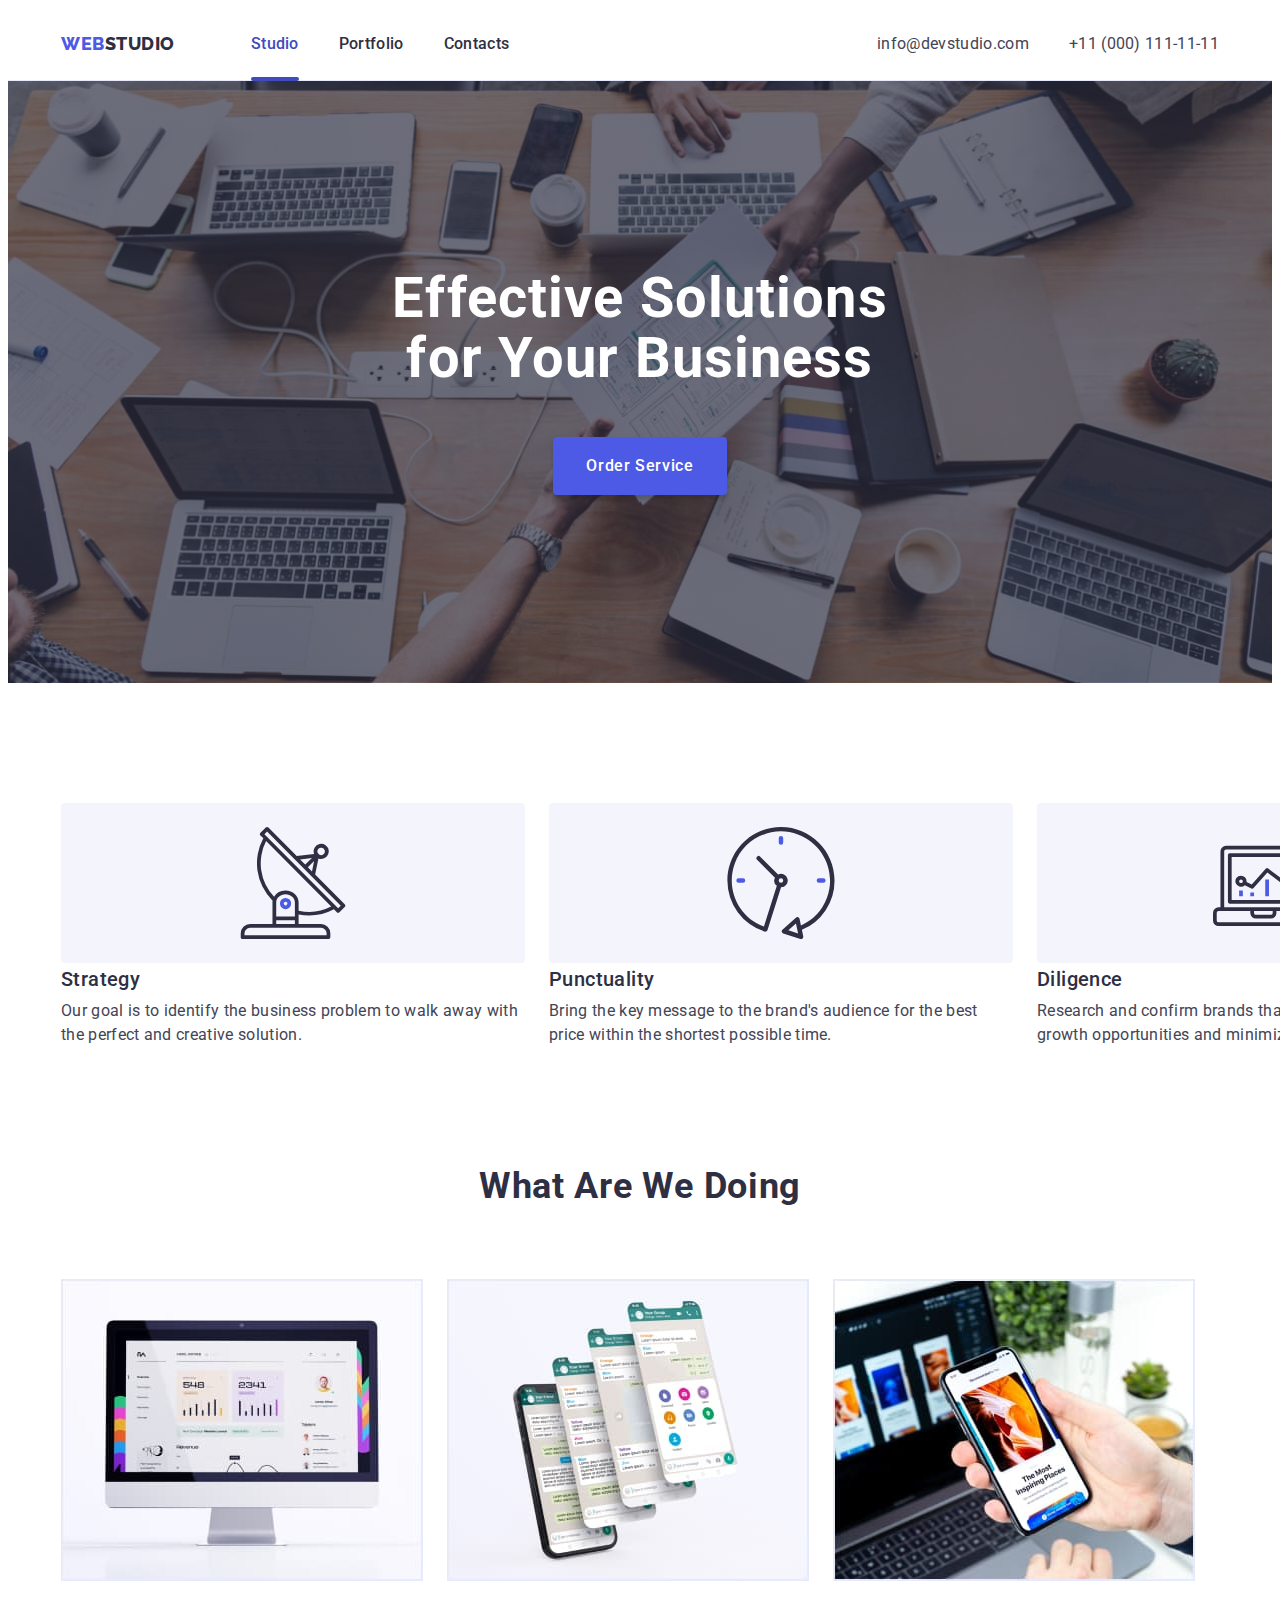
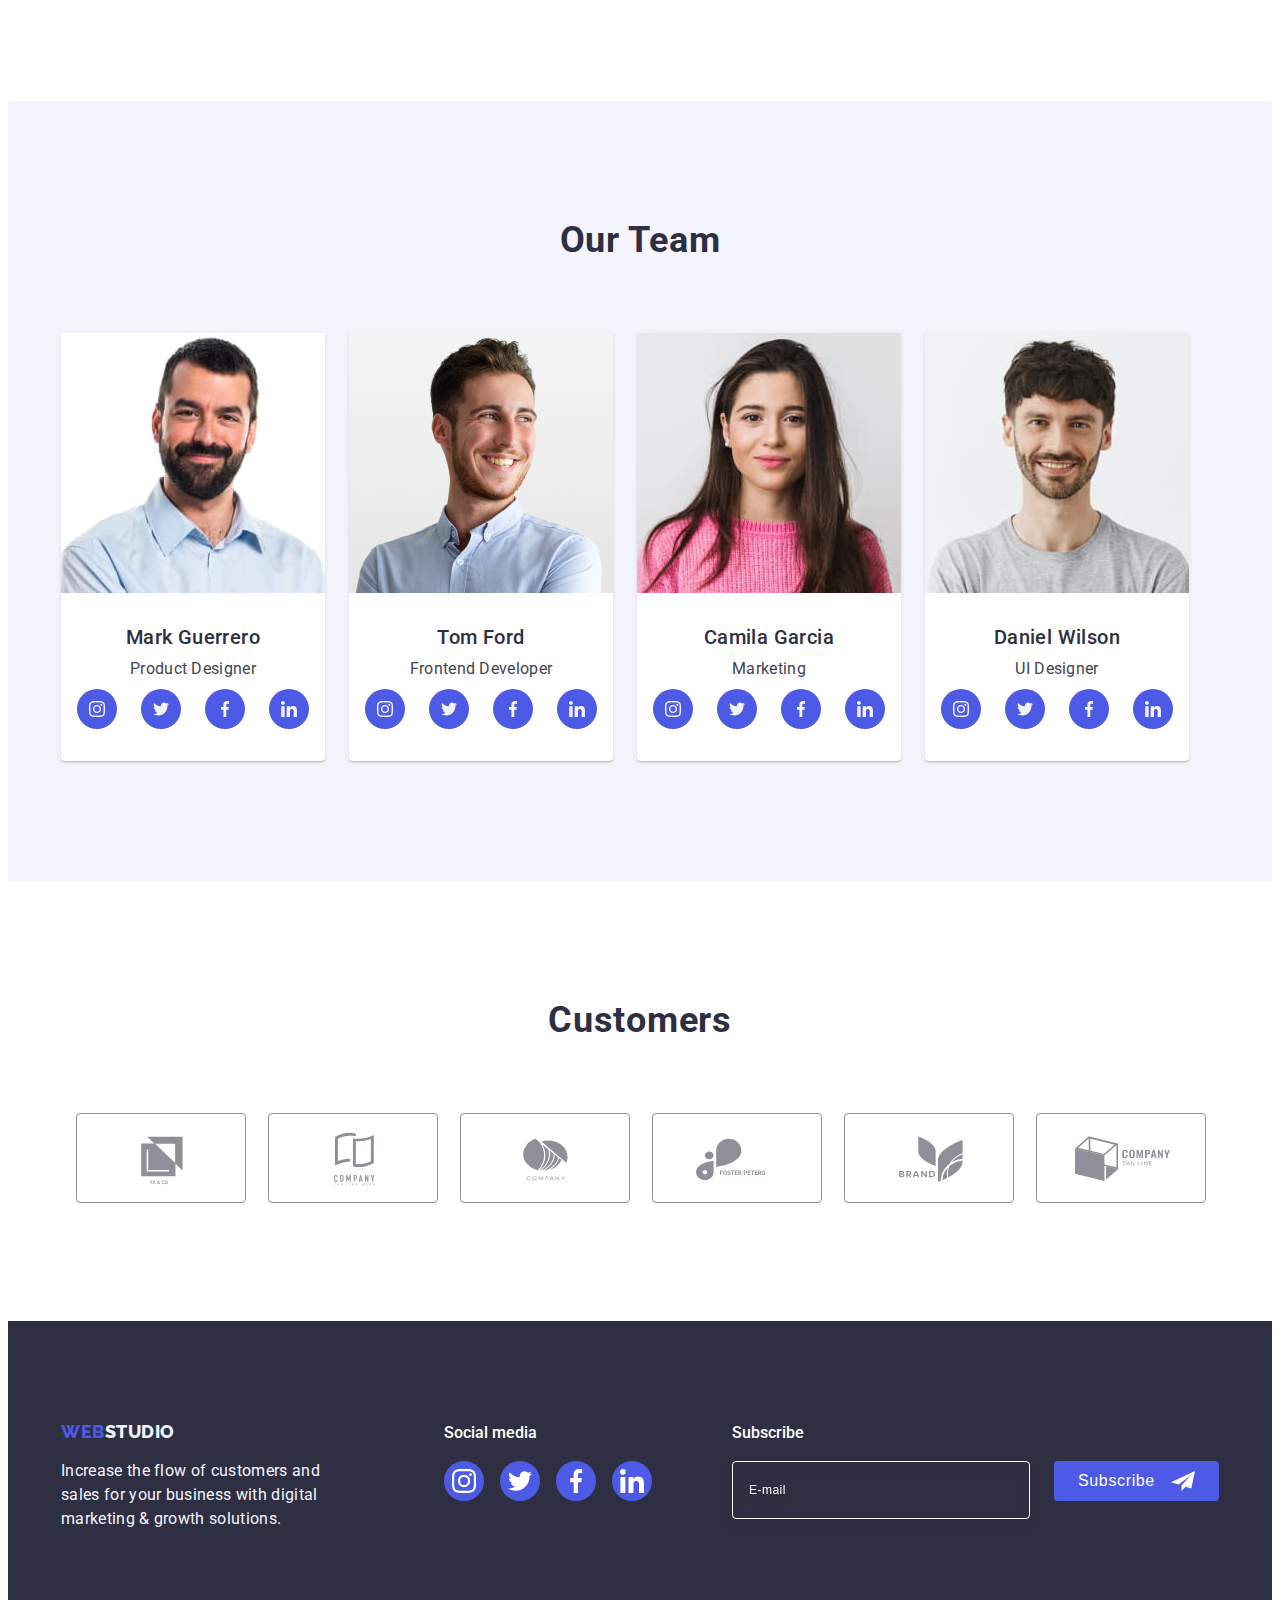
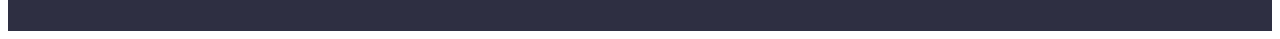
<file: index.html>
<!DOCTYPE html>
<html lang="en">
  <head>
    <meta charset="UTF-8" />
    <meta http-equiv="X-UA-Compatible" content="IE=edge" />
    <meta name="viewport" content="width=device-width, initial-scale=1.0" />
    <title>Document</title>
    <link rel="preconnect" href="https://fonts.googleapis.com" />
    <link rel="preconnect" href="https://fonts.gstatic.com" crossorigin />
    <link
      href="https://fonts.googleapis.com/css2?family=Raleway:wght@800&family=Roboto:wght@400;500;700;900&display=swap"
      rel="stylesheet"
    />
    <link
      rel="stylesheet"
      href="https://cdnjs.cloudflare.com/ajax/libs/modern-normalize/1.1.0/modern-normalize.min.css"
      integrity="sha512-wpPYUAdjBVSE4KJnH1VR1HeZfpl1ub8YT/NKx4PuQ5NmX2tKuGu6U/JRp5y+Y8XG2tV+wKQpNHVUX03MfMFn9Q=="
      crossorigin="anonymous"
      referrerpolicy="no-referrer"
    />
    <link rel="stylesheet" href="./css/styles.css" />
  </head>

  <body>
    <!--Header-->

    <header class="header-page">
      <div class="container header-container">
        <nav class="header-nav">
          <a class="logo link" href="./index.html"
            >Web<span class="logo-text">Studio</span></a
          >
          <ul class="menu-list list">
            <li class="menu-item">
              <a class="menu-link link current" href="./index.html">Studio</a>
            </li>
            <li class="menu-item">
              <a class="menu-link link" href="./portfolio.html">Portfolio</a>
            </li>
            <li class="menu-item">
              <a class="menu-link link" href="">Contacts</a>
            </li>
          </ul>
        </nav>
        <address class="contact-info">
          <ul class="contact-list list">
            <li class="contact-item">
              <a class="contact-link link" href="mailto:info@devstudio.com"
                >info@devstudio.com</a
              >
            </li>
            <li class="contact-item">
              <a class="contact-link link" href="tel:+110001111111"
                >+11 (000) 111-11-11</a
              >
            </li>
          </ul>
        </address>
      </div>
    </header>
    <main>
      <!--Hero-->

      <section class="hero">
        <div class="container">
          <h1 class="hero-title">Effective Solutions for Your Business</h1>
          <button type="button" class="hero-btn" data-modal-open>
            Order Service
          </button>
        </div>
      </section>
      <section class="features-section section">
        <div class="container features-container">
          <h2 class="features" hidden>Features</h2>
          <ul class="features-list list">
            <li class="features-item">
              <svg class="features-icons">
                <use href="./images/icons.svg#icon-antenna"></use>
              </svg>
              <h3 class="features-title title">Strategy</h3>
              <p class="features-text text">
                Our goal is to identify the business problem to walk away with
                the perfect and creative solution.
              </p>
            </li>
            <li class="features-item">
              <svg class="features-icons">
                <use href="./images/icons.svg#icon-clock"></use>
              </svg>
              <h3 class="features-title title">Punctuality</h3>
              <p class="features-text text">
                Bring the key message to the brand's audience for the best price
                within the shortest possible time.
              </p>
            </li>
            <li class="features-item">
              <svg class="features-icons">
                <use href="./images/icons.svg#icon-diagram"></use>
              </svg>
              <h3 class="features-title title">Diligence</h3>
              <p class="features-text text">
                Research and confirm brands that present the strongest digital
                growth opportunities and minimize risk.
              </p>
            </li>
            <li class="features-item">
              <svg class="features-icons">
                <use href="./images/icons.svg#icon-astronaut"></use>
              </svg>
              <h3 class="features-title title">Technologies</h3>
              <p class="features-text text">
                Design practice focused on digital experiences. We bring forth a
                deep passion for problem-solving.
              </p>
            </li>
          </ul>
        </div>
      </section>
      <section class="works-section">
        <div class="container container-works">
          <h2 class="title-section">What are we doing</h2>
          <ul class="works-list list">
            <li class="works-item">
              <img
                src="./images/image1.jpg"
                alt="Desktop applications"
                width="360"
                height="300"
              />
            </li>
            <li class="works-item">
              <img
                src="./images/image2.jpg"
                alt="Phone application"
                width="360"
                height="300"
              />
            </li>
            <li class="works-item">
              <img
                src="./images/image3.jpg"
                alt="Design solutions"
                width="360"
                height="300"
              />
            </li>
          </ul>
        </div>
      </section>
      <section class="team-section section">
        <div class="container team-container">
          <h2 class="title-section">Our Team</h2>
          <ul class="team-list list">
            <li class="team-item">
              <img src="./images/image4.jpg" alt="Team member 1" width="264" />
              <div class="card-container">
                <h3 class="team-title title">Mark Guerrero</h3>
                <p class="team-text text">Product Designer</p>
                <ul class="team-soc-list list">
                  <li class="team-soc-items">
                    <a class="soc-link link" href="">
                      <svg class="soc-icons" width="16" heigth="16">
                        <use href="./images/icons.svg#icon-instagram"></use>
                      </svg>
                    </a>
                  </li>
                  <li class="team-soc-items">
                    <a class="soc-link link" href="">
                      <svg class="soc-icons" width="16" heigth="16">
                        <use href="./images/icons.svg#icon-twitter"></use>
                      </svg>
                    </a>
                  </li>
                  <li class="team-soc-items">
                    <a class="soc-link link" href="">
                      <svg class="soc-icons" width="16" heigth="16">
                        <use href="./images/icons.svg#icon-facebook"></use>
                      </svg>
                    </a>
                  </li>
                  <li class="team-soc-items">
                    <a class="soc-link link" href="">
                      <svg class="soc-icons" width="16" heigth="16">
                        <use href="./images/icons.svg#icon-linkedin"></use>
                      </svg>
                    </a>
                  </li>
                </ul>
              </div>
            </li>
            <li class="team-item">
              <img src="./images/image5.jpg" alt="Team member 2" width="264" />
              <div class="card-container">
                <h3 class="team-title title">Tom Ford</h3>
                <p class="team-text text">Frontend Developer</p>
                <ul class="team-soc-list list">
                  <li class="team-soc-items">
                    <a class="soc-link link" href="">
                      <svg class="soc-icons" width="16" heigth="16">
                        <use href="./images/icons.svg#icon-instagram"></use>
                      </svg>
                    </a>
                  </li>
                  <li class="team-soc-items">
                    <a class="soc-link link" href="">
                      <svg class="soc-icons" width="16" heigth="16">
                        <use href="./images/icons.svg#icon-twitter"></use>
                      </svg>
                    </a>
                  </li>
                  <li class="team-soc-items">
                    <a class="soc-link link" href="">
                      <svg class="soc-icons" width="16" heigth="16">
                        <use href="./images/icons.svg#icon-facebook"></use>
                      </svg>
                    </a>
                  </li>
                  <li class="team-soc-items">
                    <a class="soc-link link" href="">
                      <svg class="soc-icons" width="16" heigth="16">
                        <use href="./images/icons.svg#icon-linkedin"></use>
                      </svg>
                    </a>
                  </li>
                </ul>
              </div>
            </li>
            <li class="team-item">
              <img src="./images/image6.jpg" alt="Team member 3" width="264" />
              <div class="card-container">
                <h3 class="team-title title">Camila Garcia</h3>
                <p class="team-text text">Marketing</p>
                <ul class="team-soc-list list">
                  <li class="team-soc-items">
                    <a class="soc-link link" href="">
                      <svg class="soc-icons" width="16" heigth="16">
                        <use href="./images/icons.svg#icon-instagram"></use>
                      </svg>
                    </a>
                  </li>
                  <li class="team-soc-items">
                    <a class="soc-link link" href="">
                      <svg class="soc-icons" width="16" heigth="16">
                        <use href="./images/icons.svg#icon-twitter"></use>
                      </svg>
                    </a>
                  </li>
                  <li class="team-soc-items">
                    <a class="soc-link link" href="">
                      <svg class="soc-icons" width="16" heigth="16">
                        <use href="./images/icons.svg#icon-facebook"></use>
                      </svg>
                    </a>
                  </li>
                  <li class="team-soc-items">
                    <a class="soc-link link" href="">
                      <svg class="soc-icons" width="16" heigth="16">
                        <use href="./images/icons.svg#icon-linkedin"></use>
                      </svg>
                    </a>
                  </li>
                </ul>
              </div>
            </li>
            <li class="team-item">
              <img src="./images/image7.jpg" alt="Team member 4" width="264" />
              <div class="card-container">
                <h3 class="team-title title">Daniel Wilson</h3>
                <p class="team-text text">UI Designer</p>
                <ul class="team-soc-list list">
                  <li class="team-soc-items">
                    <a class="soc-link link" href="">
                      <svg class="soc-icons" width="16" heigth="16">
                        <use href="./images/icons.svg#icon-instagram"></use>
                      </svg>
                    </a>
                  </li>
                  <li class="team-soc-items">
                    <a class="soc-link link" href="">
                      <svg class="soc-icons" width="16" heigth="16">
                        <use href="./images/icons.svg#icon-twitter"></use>
                      </svg>
                    </a>
                  </li>
                  <li class="team-soc-items">
                    <a class="soc-link link" href="">
                      <svg class="soc-icons" width="16" heigth="16">
                        <use href="./images/icons.svg#icon-facebook"></use>
                      </svg>
                    </a>
                  </li>
                  <li class="team-soc-items">
                    <a class="soc-link link" href="">
                      <svg class="soc-icons" width="16" heigth="16">
                        <use href="./images/icons.svg#icon-linkedin"></use>
                      </svg>
                    </a>
                  </li>
                </ul>
              </div>
            </li>
          </ul>
        </div>
      </section>
      <section class="customers-section section">
        <div class="customers-container container">
          <h2 class="title-section">Customers</h2>
          <ul class="customers-list list">
            <li class="customers-item">
              <a class="customers-link link" href="">
                <svg class="customers-icons">
                  <use href="./images/icons.svg#icon-client-1"></use>
                </svg>
              </a>
            </li>
            <li class="customers-item">
              <a class="customers-link link" href="">
                <svg class="customers-icons">
                  <use href="./images/icons.svg#icon-client-2"></use>
                </svg>
              </a>
            </li>
            <li class="customers-item">
              <a class="customers-link link" href="">
                <svg class="customers-icons">
                  <use href="./images/icons.svg#icon-client-3"></use>
                </svg>
              </a>
            </li>
            <li class="customers-item">
              <a class="customers-link link" href="">
                <svg class="customers-icons">
                  <use href="./images/icons.svg#icon-client-4"></use>
                </svg>
              </a>
            </li>
            <li class="customers-item">
              <a class="customers-link link" href="">
                <svg class="customers-icons">
                  <use href="./images/icons.svg#icon-client-5"></use>
                </svg>
              </a>
            </li>
            <li class="customers-item">
              <a class="customers-link link" href="">
                <svg class="customers-icons">
                  <use href="./images/icons.svg#icon-client-6"></use>
                </svg>
              </a>
            </li>
          </ul>
        </div>
      </section>
    </main>
    <!--Footer-->
    <footer class="footer-list">
      <div class="footer-wrap container">
        <div class="footer-container">
          <a class="logo link" href="./index.html"
            >Web<span class="footer-logo">Studio</span>
          </a>
          <p class="footer-text">
            Increase the flow of customers and sales for your business with
            digital marketing & growth solutions.
          </p>
        </div>

        <div class="footer-media">
          <h4 class="footer-media-title">Social media</h4>
          <ul class="footer-soc-list list">
            <li class="footer-soc-items">
              <a class="footer-link" href="">
                <svg class="footer-icons" width="24" height="24">
                  <use href="./images/icons.svg#icon-instagram"></use>
                </svg>
              </a>
            </li>
            <li class="footer-soc-items">
              <a class="footer-link" href="">
                <svg class="footer-icons" width="24" height="24">
                  <use href="./images/icons.svg#icon-twitter"></use>
                </svg>
              </a>
            </li>
            <li class="footer-soc-items">
              <a class="footer-link" href="">
                <svg class="footer-icons" width="24" height="24">
                  <use href="./images/icons.svg#icon-facebook"></use>
                </svg>
              </a>
            </li>
            <li class="footer-soc-items">
              <a class="footer-link" href="">
                <svg class="footer-icons" width="24" height="24">
                  <use href="./images/icons.svg#icon-linkedin"></use>
                </svg>
              </a>
            </li>
          </ul>
        </div>
        <div class="footer-subscribe">
        <h4 class="footer-media-title">Subscribe</h4>
        <form class="footer-form">
          <label class="footer-email-input" for="user-email" aria-label="footer-email-input">
            <input 
                class="footer-input" 
                id="footer-email"
                name="user-email"
                type="email" 
                placeholder="E-mail">
            </label>
               <div class="button-submit">
                <button type="submit" class="footer-submit-btn">Subscribe</button>
                
               <svg class="footer-submit-icon" width="24" height="24" >
            <use href="./images/icons.svg#icon-frame"></use>
          </svg>
          </div>
        </form>
        </div>
      </div>
    </footer>
    <div class="backdrop is-hidden" data-modal>
      <div class="modal">
        <button type="button" class="modal-close" data-modal-close>
          <svg width="8" height="8" class="modal-close-icon">
            <use href="./images/icons.svg#icon-close"></use>
          </svg>
        </button>
        <p class="modal-title">Leave your contacts and we will call you back</p>
        <form class="modal-form">
          <div class="modal-field">
            <label class="input-text" for="user-name">Name</label>
            <div class="input-wrap">
              <input
                class="modal-input"
                id="user-name"
                name="user-name"
                type="name"
               
              />
              <svg class="modal-icon" width="18" height="24">
                <use href="./images/icons.svg#icon-person"></use>
              </svg>
            </div>
          </div>
          <div class="modal-field">
            <label class="input-text" for="user-phone">Phone</label>
            <div class="input-wrap">
              <input
                class="modal-input"
                id="user-phone"
                name="user-phone"
                type="phone-number"
               
              />
              <svg class="modal-icon" width="18" height="24">
                <use href="./images/icons.svg#icon-phone"></use>
              </svg>
            </div>
          </div>
         
          <div class="modal-field">
            <label class="input-text" for="user-email">Email</label>
            <div class="input-wrap">
              <input
                class="modal-input"
                id="user-email"
                name="user-email"
                type="email"
               
              />
              <svg class="modal-icon" width="18" height="24">
                <use href="./images/icons.svg#icon-email"></use>
              </svg>
            </div>
          </div>
         
          <div class="modal-field">
            <label class="input-text" for="user-text">Comment</label>
            <textarea
              class="modal-textarea"
              id="user-text"
              name="user-text"
              placeholder="Text input"
            ></textarea>
            </div>

            <div class="modal-checkbox">
              <input 
              class="input-check visually-hidden" 
              id="privacy" 
              name="privacy" 
              type="checkbox"
              value="true">
            <label class="check-icon-box" for="privacy">
              <span>
                <svg class="check-icon" width="10" height="8">
                  <use href="./images/icons.svg#icon-vector"></use>
                </svg>
              </span>
              <p class="check-text"> I accept the terms and conditions of the  <a href="./index.html"> Privacy Policy</a></p>
             
            </label>
            </div>
           <button class="check-btn" type="submit">Send</button>
            
        </form>
      
        <script src="./js/modal.js"></script>
  </body>
</html>
</file>
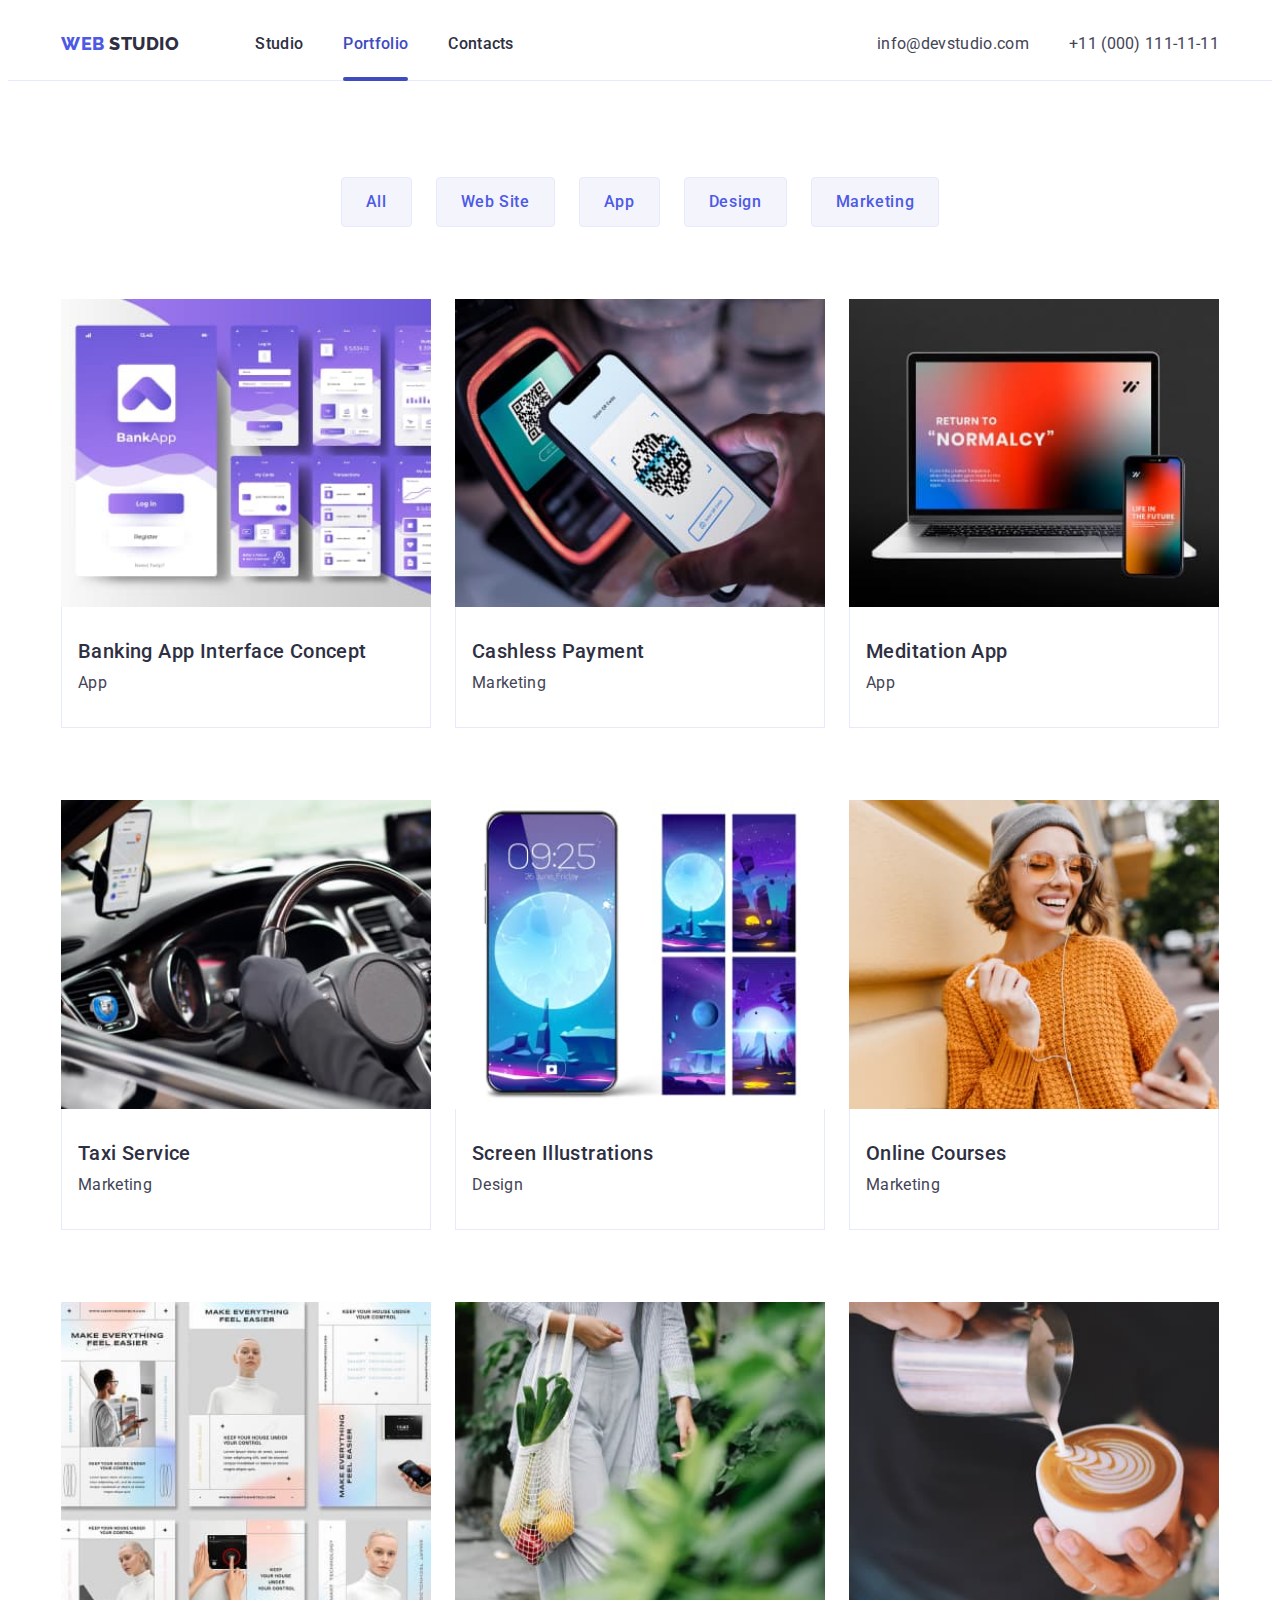
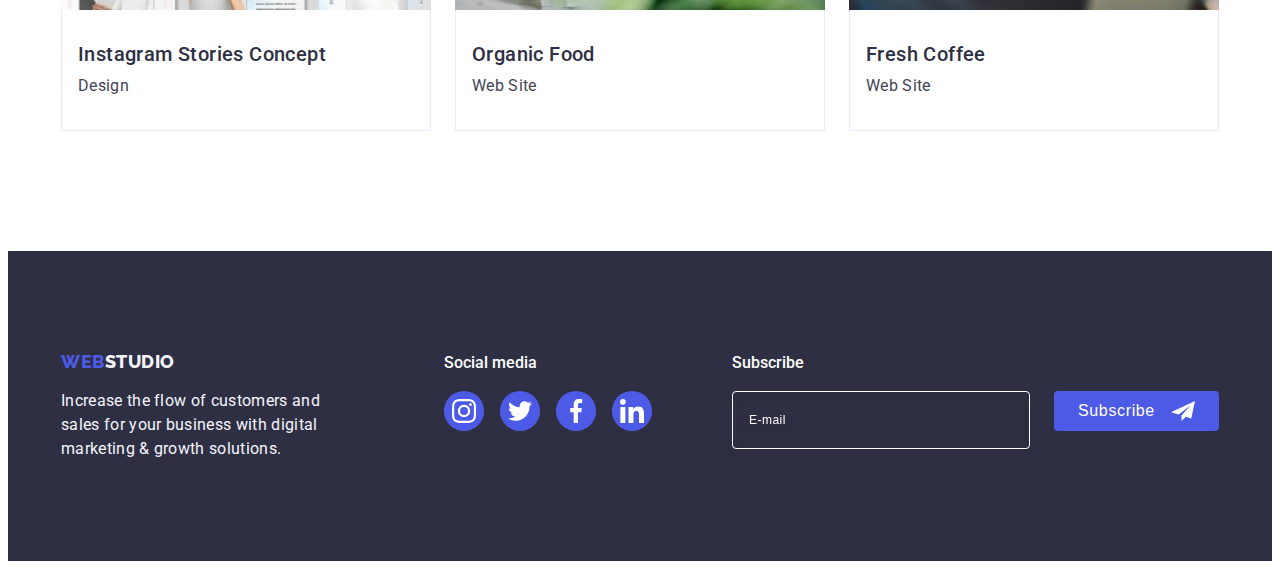
<file: portfolio.html>
<!DOCTYPE html>
<html lang="en">
  <head>
    <meta charset="UTF-8" />
    <meta http-equiv="X-UA-Compatible" content="IE=edge" />
    <meta name="viewport" content="width=device-width, initial-scale=1.0" />
    <title>Portfolio</title>
    <link rel="preconnect" href="https://fonts.googleapis.com" />
    <link rel="preconnect" href="https://fonts.gstatic.com" crossorigin />
    <link
      href="https://fonts.googleapis.com/css2?family=Raleway:wght@800&family=Roboto:wght@400;500;700;900&display=swap"
      rel="stylesheet"
    />
    <link
      rel="stylesheet"
      href="https://cdnjs.cloudflare.com/ajax/libs/modern-normalize/1.1.0/modern-normalize.min.css"
      integrity="sha512-wpPYUAdjBVSE4KJnH1VR1HeZfpl1ub8YT/NKx4PuQ5NmX2tKuGu6U/JRp5y+Y8XG2tV+wKQpNHVUX03MfMFn9Q=="
      crossorigin="anonymous"
      referrerpolicy="no-referrer"
    />
    <link rel="stylesheet" href="./css/styles.css" />
  </head>
  <body>
    <!--Header-->
    <header class="header-page">
      <div class="container header-container">
        <nav class="header-nav">
          <a class="logo link" href="./index.html"
            >Web <span class="logo-text">Studio</span></a
          >
          <ul class="menu-list list">
            <li class="menu-item">
              <a class="menu-link link" href="./index.html">Studio</a>
            </li>
            <li class="menu-item">
              <a class="menu-link link current" href="./portfolio.html"
                >Portfolio</a
              >
            </li>
            <li class="menu-item">
              <a class="menu-link link" href="">Contacts</a>
            </li>
          </ul>
        </nav>
        <address class="contact-info">
          <ul class="contact-list list">
            <li class="contact-item">
              <a class="contact-link link" href="mailto:info@devstudio.com"
                >info@devstudio.com</a
              >
            </li>
            <li class="contact-item">
              <a class="contact-link link" href="tel:+110001111111"
                >+11 (000) 111-11-11</a
              >
            </li>
          </ul>
        </address>
      </div>
    </header>
    <main>
      <!--Hero-->
      <section class="button-menu">
        <div class="container">
          <h1 hidden>Products</h1>
          <ul class="button-item list">
            <li><button class="button-link" type="button">All</button></li>
            <li><button class="button-link" type="button">Web Site</button></li>
            <li><button class="button-link" type="button">App</button></li>
            <li><button class="button-link" type="button">Design</button></li>
            <li>
              <button class="button-link" type="button">Marketing</button>
            </li>
          </ul>
          <ul class="products list">
            <li class="products-photo">
              <a class="products-link link" href="">
                <div class="products-list-wrapper">
                  <img
                    src="./images/image1-app.jpg"
                    alt="Banking App"
                    width="360"
                  />
                  <p class="overlay">
                    14 Stylish and User-Friendly App Design Concepts · Task
                    Manager App · Calorie Tracker App · Exotic Fruit Ecommerce
                    App · Cloud Storage App
                  </p>
                </div>
                <div class="products-card">
                  <h2 class="products-title title">
                    Banking App Interface Concept
                  </h2>
                  <p class="products-text text">App</p>
                </div>
              </a>
            </li>

            <li class="products-photo">
              <a class="products-link link" href="">
                <div class="products-list-wrapper">
                  <img
                    src="./images/image2-marketing.jpg"
                    alt="Phone Payment"
                    width="360"
                  />
                  <p class="overlay">
                    14 Stylish and User-Friendly App Design Concepts · Task
                    Manager App · Calorie Tracker App · Exotic Fruit Ecommerce
                    App · Cloud Storage App
                  </p>
                </div>
                <div class="products-card">
                  <h2 class="products-title title">Cashless Payment</h2>
                  <p class="products-text text">Marketing</p>
                </div>
              </a>
            </li>

            <li class="products-photo">
              <a class="products-link link" href="">
                <div class="products-list-wrapper">
                  <img
                    src="./images/image3-app2.jpg"
                    alt="Phone and computer apps for Meditation "
                    width="360"
                  />
                  <p class="overlay">
                    14 Stylish and User-Friendly App Design Concepts · Task
                    Manager App · Calorie Tracker App · Exotic Fruit Ecommerce
                    App · Cloud Storage App
                  </p>
                </div>
                <div class="products-card">
                  <h2 class="products-title title">Meditation App</h2>
                  <p class="products-text text">App</p>
                </div>
              </a>
            </li>

            <li class="products-photo">
              <a class="products-link link" href="">
                <div class="products-list-wrapper">
                  <img
                    src="./images/image4-marketing2.jpg"
                    alt="Driving auto"
                    width="360"
                  />
                  <p class="overlay">
                    14 Stylish and User-Friendly App Design Concepts · Task
                    Manager App · Calorie Tracker App · Exotic Fruit Ecommerce
                    App · Cloud Storage App
                  </p>
                </div>
                <div class="products-card">
                  <h2 class="products-title title">Taxi Service</h2>
                  <p class="products-text text">Marketing</p>
                </div>
              </a>
            </li>

            <li class="products-photo">
              <a class="products-link link" href="">
                <div class="products-list-wrapper">
                  <img
                    src="./images/image5-design.jpg"
                    alt="Five Screen Illustrations"
                    width="360"
                  />
                  <p class="overlay">
                    14 Stylish and User-Friendly App Design Concepts · Task
                    Manager App · Calorie Tracker App · Exotic Fruit Ecommerce
                    App · Cloud Storage App
                  </p>
                </div>
                <div class="products-card">
                  <h2 class="products-title title">Screen Illustrations</h2>
                  <p class="products-text text">Design</p>
                </div>
              </a>
            </li>

            <li class="products-photo">
              <a class="products-link link" href="">
                <div class="products-list-wrapper">
                  <img
                    src="./images/image6-marketing3.jpg"
                    alt="Smile girl look at the phone"
                    width="360"
                  />
                  <p class="overlay">
                    14 Stylish and User-Friendly App Design Concepts · Task
                    Manager App · Calorie Tracker App · Exotic Fruit Ecommerce
                    App · Cloud Storage App
                  </p>
                </div>
                <div class="products-card">
                  <h2 class="products-title title">Online Courses</h2>
                  <p class="products-text text">Marketing</p>
                </div>
              </a>
            </li>

            <li class="products-photo portfolio-img">
              <a class="products-link link" href="">
                <div class="products-list-wrapper">
                  <img
                    src="./images/image7-design2.jpg"
                    alt="Nine stories concept"
                    width="360"
                  />
                  <p class="overlay">
                    14 Stylish and User-Friendly App Design Concepts · Task
                    Manager App · Calorie Tracker App · Exotic Fruit Ecommerce
                    App · Cloud Storage App
                  </p>
                </div>
                <div class="products-card">
                  <h2 class="products-title title">
                    Instagram Stories Concept
                  </h2>
                  <p class="products-text text">Design</p>
                </div>
              </a>
            </li>

            <li class="products-photo portfolio-img">
              <a class="products-link link" href="">
                <div class="products-list-wrapper">
                  <img
                    src="./images/image8-wedsite.jpg"
                    alt="A man leaves with fruits"
                    width="360"
                  />
                  <p class="overlay">
                    14 Stylish and User-Friendly App Design Concepts · Task
                    Manager App · Calorie Tracker App · Exotic Fruit Ecommerce
                    App · Cloud Storage App
                  </p>
                </div>
                <div class="products-card">
                  <h2 class="products-title title">Organic Food</h2>
                  <p class="products-text text">Web Site</p>
                </div>
              </a>
            </li>

            <li class="products-photo portfolio-img">
              <a class="products-link link" href="">
                <div class="products-list-wrapper">
                  <img
                    src="./images/image9-website2.jpg"
                    alt="Someone makes coffee"
                    width="360"
                  />
                  <p class="overlay">
                    14 Stylish and User-Friendly App Design Concepts · Task
                    Manager App · Calorie Tracker App · Exotic Fruit Ecommerce
                    App · Cloud Storage App
                  </p>
                </div>
                <div class="products-card">
                  <h2 class="products-title title">Fresh Coffee</h2>
                  <p class="products-text text">Web Site</p>
                </div>
              </a>
            </li>
          </ul>
        </div>
      </section>
    </main>
    <!--Footer-->
    <footer class="footer-list">
      <div class="footer-wrap container">
        <div class="footer-container">
          <a class="logo link" href="./index.html"
            >Web<span class="footer-logo">Studio</span>
          </a>
          <p class="footer-text">
            Increase the flow of customers and sales for your business with
            digital marketing & growth solutions.
          </p>
        </div>

        <div class="footer-media">
          <h4 class="footer-media-title">Social media</h4>
          <ul class="footer-soc-list list">
            <li class="footer-soc-items">
              <a class="footer-link" href="">
                <svg class="footer-icons" width="24" height="24">
                  <use href="./images/icons.svg#icon-instagram"></use>
                </svg>
              </a>
            </li>
            <li class="footer-soc-items">
              <a class="footer-link" href="">
                <svg class="footer-icons" width="24" height="24">
                  <use href="./images/icons.svg#icon-twitter"></use>
                </svg>
              </a>
            </li>
            <li class="footer-soc-items">
              <a class="footer-link" href="">
                <svg class="footer-icons" width="24" height="24">
                  <use href="./images/icons.svg#icon-facebook"></use>
                </svg>
              </a>
            </li>
            <li class="footer-soc-items">
              <a class="footer-link" href="">
                <svg class="footer-icons" width="24" height="24">
                  <use href="./images/icons.svg#icon-linkedin"></use>
                </svg>
              </a>
            </li>
          </ul>
        </div>
        <div class="footer-subscribe">
          <h4 class="footer-media-title">Subscribe</h4>
          <form class="footer-form">
            <label
              class="footer-email-input"
              for="user-email"
              aria-label="footer-email-input"
            >
              <input
                class="footer-input"
                id="footer-email"
                name="user-email"
                type="email"
                placeholder="E-mail"
              />
            </label>
            <div class="button-submit">
              <button type="submit" class="footer-submit-btn">Subscribe</button>

              <svg class="footer-submit-icon" width="24" height="24">
                <use href="./images/icons.svg#icon-frame"></use>
              </svg>
            </div>
          </form>
        </div>
      </div>
    </footer>
  </body>
</html>
</file>
<file: css/styles.css>
:root {
  --primary-text-color: #434455;
  --title-text-color: #2e2f42;
  --logo-color: #4d5ae5;
  --button-hover-color: #404bbf;
  --accent-color: #e7e9fc;
  --white-color: #ffffff;
  --light-color: #f4f4fd;
  --secondary-background-color: #e5e5e5;
  --customers-icons: #8e8f99;
  --green-color: #31d0aa;
  --activ-animation: cubic-bezier(0.4, 0, 0.2, 1);
}
h1,
h2,
h3,
h4,
p {
  margin: 0;
}
ul {
  margin: 0;
  padding-left: 0;
}
address {
  font-style: normal;
}
img {
  display: block;
  width: 100%;
  height: auto;
}
button {
  cursor: pointer;
}

body {
  font-family: "Roboto", sans-serif;
  color: var(--primary-text-color);
  background-color: var(--white-color);
}

.list {
  list-style: none;
}
.link {
  text-decoration: none;
}
.visually-hidden {
  position: absolute;
  width: 1px;
  height: 1px;
  margin: -1px;
  border: 0;
  padding: 0;
  white-space: nowrap;
  clip-path: inset(100%);
  clip: rect(0 0 0 0);
  overflow: hidden;
}
.container {
  max-width: 1158px;
  padding: 0 15px;
  margin: 0 auto;
}
.section {
  padding-top: 120px;
  padding-bottom: 120px;
}
/*========================Main====================*/
.title {
  font-weight: 500;
  font-size: 20px;
  line-height: 1.2;
  letter-spacing: 0.02em;
  color: var(--title-text-color);
}
.text {
  font-size: 16px;
  line-height: 1.5;
  letter-spacing: 0.02em;
  color: var(--primary-text-color);
}
.title-section {
  font-size: 36px;
  line-height: 1.11;
  text-align: center;
  letter-spacing: 0.02em;
  text-transform: capitalize;
  color: var(--title-text-color);
}
/*========================Header===================*/
.header-page {
  border-bottom: 1px solid var(--accent-color);
}
.header-container {
  display: flex;
  align-items: center;
  padding-top: 24px;
  padding-bottom: 24px;
}

/*====================Navigation Menu===============*/
/*========================Logo=====================*/
.logo {
  font-family: "Raleway", sans-serif;
  font-weight: 800;
  font-size: 18px;
  line-height: 1.17;
  letter-spacing: 0.03em;
  text-transform: uppercase;
  color: var(--logo-color);
}
.logo-text {
  color: var(--title-text-color);
}

.header-nav {
  display: flex;
  align-items: center;
}
.menu-list {
  display: flex;
  gap: 40px;
  margin-left: 76px;
}
.menu-link {
  font-weight: 500;
  font-size: 16px;
  line-height: 1.5;
  letter-spacing: 0.02em;
  cursor: pointer;
  color: var(--title-text-color);
  transition-property: color 250ms var(--activ-animation);
}

.menu-link:hover,
.menu-link:focus {
  color: var(--button-hover-color);
}
.current {
  position: relative;
}
.menu-link.current {
  color: var(--button-hover-color);
}
.current::after {
  content: "";
  position: absolute;
  left: 0;
  bottom: -28px;
  width: 100%;
  height: 4px;
  border-radius: 2px;
  background-color: var(--button-hover-color);
  transition-property: color 250ms var(--activ-animation);
}

/*=====================Contacts==================*/
.contact-info {
  display: flex;
  align-items: center;
  margin-left: auto;
}

.contact-list {
  display: flex;
  gap: 40px;
}
.contact-link {
  font-family: "Roboto", sans-serif;
  font-size: 16px;
  line-height: 1.5;
  letter-spacing: 0.02em;
  cursor: pointer;
  color: var(--primary-text-color);
  transition-property: color 250ms var(--activ-animation);
}
.contact-link:hover,
.contact-link:focus {
  color: var(--button-hover-color);
}

/*=======================Main===================*/
/*==================Hero Section================*/

.hero {
  text-align: center;
  background-color: var(--title-text-color);
  padding-top: 188px;
  padding-bottom: 188px;
  max-width: 1440px;
  background-image: linear-gradient(
      rgba(46, 47, 66, 0.7),
      rgba(46, 47, 66, 0.7)
    ),
    url(../images/hero-image.jpg);
  background-repeat: no-repeat;
  background-size: cover;
  background-position: center;
  margin: 0 auto;
}

.hero-title {
  font-size: 56px;
  line-height: 1.07;
  letter-spacing: 0.02em;
  text-align: center;
  color: var(--white-color);
  margin-right: auto;
  margin-left: auto;
  max-width: 496px;
}
.hero-btn {
  font-family: inherit;
  font-weight: 500;
  font-size: 16px;
  line-height: 1.5;
  letter-spacing: 0.04em;
  color: var(--white-color);
  background-color: var(--logo-color);
  display: block;
  box-shadow: 0px 4px 4px rgba(0, 0, 0, 0.15);
  border: 1px solid transparent;
  border-radius: 4px;
  padding: 16px 32px;
  margin: 48px auto 0;
  transition-property: background-color 250ms var(--activ-animation);
}

.hero-btn:hover,
.hero-btn:focus {
  background-color: var(--button-hover-color);
}

/*=================Features Section============*/
.features-container {
  display: flex;
}
.features-list {
  display: flex;
  gap: 24px;
}

.features-item {
  width: calc((100%-24px) / 4);
}
.features-icons {
  background-color: var(--light-color);
  border-radius: 4px;
  width: 264px;
  height: 112px;
  padding: 24px 100px;
}
.features-title {
  margin-bottom: 8px;
}
/*================Our Works=============*/
.works-section {
  padding-bottom: 120px;
}
.works-list {
  display: flex;
  margin-top: 72px;
  gap: 24px;
}
.works-item {
  border: 1px solid var(--accent-color);
}

/*====================Our Team============*/

.team-list {
  display: flex;
  margin-top: 72px;
  gap: 24px;
}

.team-section {
  text-align: center;
  background-color: var(--light-color);
}
.team-item {
  background-color: var(--white-color);
  box-shadow: 0px 1px 6px rgba(46, 47, 66, 0.08),
    0px 1px 1px rgba(46, 47, 66, 0.16), 0px 2px 1px rgba(46, 47, 66, 0.08);
  border-radius: 0px 0px 4px 4px;
}
.card-container {
  padding: 32px 16px;
}
.team-text {
  padding-top: 8px;
  margin-bottom: 8px;
}
.team-soc-list {
  display: flex;
  justify-content: center;
  gap: 24px;
}
.team-soc-items {
  width: 40px;
  height: 40px;
}
.soc-link {
  width: 100%;
  height: 100%;
  border-radius: 50%;
  background-color: var(--logo-color);
  display: flex;
  align-items: center;
  justify-content: center;
  transition-property: background-color 250ms var(--activ-animation);
}
.soc-icons {
  fill: var(--light-color);
}
.soc-link:hover,
.soc-link:focus {
  background-color: var(--button-hover-color);
}
/*===================Customers==================*/
.customers-container {
  text-align: center;
}
.customers-item {
  width: 168px;
  height: 88px;
}
.customers-list {
  display: flex;
  justify-content: center;
  gap: 24px;
  margin-top: 72px;
}

.customers-link {
  width: 100%;
  height: 100%;
  border: 1px solid var(--customers-icons);
  border-radius: 4px;
  color: var(--customers-icons);
  display: flex;
  align-items: center;
  justify-content: center;
  transition-property: border-color 250ms var(--activ-animation),
    color 250ms var(--activ-animation);
}
.customers-icons {
  width: 104px;
  height: 88px;
  fill: currentColor;
}
.customers-link:hover,
.customers-link:focus {
  border-color: var(--button-hover-color);
  color: var(--button-hover-color);
}
/*==================Portfolio Page=============*/
/*===================Portfolio Button===========*/
.button-menu {
  padding-top: 96px;
  padding-bottom: 120px;
}
.button-item {
  display: flex;
  justify-content: center;
  gap: 24px;
  margin-bottom: 72px;
}
.button-link {
  font-family: inherit;
  font-weight: 500;
  font-size: 16px;
  line-height: 1.5;
  text-align: center;
  letter-spacing: 0.04em;
  color: var(--logo-color);
  background-color: var(--light-color);
  border: 1px solid var(--accent-color);
  border-radius: 4px;
  padding: 12px 24px;
  transition-property: color 250ms var(--activ-animation),
    background-color 250ms var(--activ-animation),
    box-shadow 250ms var(--activ-animation), border 250ms var(--activ-animation);
}
.button-link:hover,
.button-link:focus {
  color: var(--white-color);
  background-color: var(--button-hover-color);
  box-shadow: 0px 3px 1px rgba(0, 0, 0, 0.1), 0px 2px 1px rgba(0, 0, 0, 0.08),
    0px 2px 2px rgba(0, 0, 0, 0.12);
  border: 1px solid transparent;
}
/*===============Portfolio Products======*/
.products {
  display: flex;
  flex-wrap: wrap;
  gap: 24px;
}
.products-photo {
  width: calc((100% - 48px) / 3);
  margin-bottom: 48px;
  transition-property: box-shadow 250ms var(--activ-animation);
}
.products-photo .products-card {
  border-left: 1px solid var(--accent-color);
  border-bottom: 1px solid var(--accent-color);
  border-right: 1px solid var(--accent-color);
}
.products-card {
  padding: 32px 0;
}
.products-photo:hover {
  box-shadow: 0px 1px 6px rgba(46, 47, 66, 0.08),
    0px 1px 1px rgba(46, 47, 66, 0.16), 0px 2px 1px rgba(46, 47, 66, 0.08);
}
.portfolio-img {
  margin-bottom: 0;
}

.products-link {
  background: var(--light-color);
}

.products-title {
  padding-left: 16px;
}
.products-text {
  padding-top: 8px;
  padding-left: 16px;
}
.products-list-wrapper {
  position: relative;
  overflow: hidden;
}
.overlay {
  position: absolute;
  font-size: 16px;
  line-height: 1.5;
  letter-spacing: 0.02em;
  color: var(--light-color);
  background-color: var(--logo-color);
  transition: transform 250ms var(--activ-animation);
  top: 0;
  left: 0;
  width: 100%;
  height: 100%;
  padding: 40px 32px 164px 32px;
  transform: translate(0, 100%);
  overflow: auto;
}
.products-link:hover .overlay,
.products-link:focus .overlay {
  transform: translate(0, 0);
}

/*==================Footer==============*/
.footer-wrap {
  display: flex;
}
.footer-container {
  max-width: 264px;
  margin-right: 120px;
}
.footer-list {
  background: var(--title-text-color);
  padding-top: 100px;
  padding-bottom: 100px;
}
.footer-logo {
  color: var(--light-color);
}
.footer-text {
  font-size: 16px;
  line-height: 1.5;
  letter-spacing: 0.02em;
  color: var(--light-color);
  margin-top: 17px;
}

.footer-media-title {
  font-weight: 500;
  font-size: 16px;
  line-height: 1.5;
  color: var(--white-color);
  margin-bottom: 16px;
}
.footer-media {
  max-width: 208px;
}
.footer-soc-list {
  display: flex;
  justify-content: center;
  gap: 16px;
}
.footer-soc-items {
  width: 40px;
  height: 40px;
}
.footer-link {
  width: 100%;
  height: 100%;
  display: flex;
  align-items: center;
  justify-content: center;
  border-radius: 50%;
  background-color: var(--logo-color);
  transition-property: background-color 250ms var(--activ-animation);
}
.footer-icons {
  font-size: 0;
  fill: var(--white-color);
}
.footer-link:hover,
.footer-link:focus {
  background-color: var(--green-color);
}
.footer-subscribe {
  margin-left: 80px;
}
.footer-form {
  display: flex;
}
.footer-input::placeholder {
  font-size: 12px;
  line-height: 2;
  letter-spacing: 0.04em;
  color: var(--white-color);
}
.footer-input {
  width: 264px;
  height: 40px;
  padding: 8px 16px;
  margin-right: 24px;
  background-color: transparent;
  border: 1px solid var(--white-color);
  filter: drop-shadow(0px 4px 4px rgba(0, 0, 0, 0.15));
  border-radius: 4px;
}
.footer-submit-btn {
  display: flex;
  font-weight: 500;
  font-size: 16px;
  line-height: 1.5;
  letter-spacing: 0.04em;
  width: 165px;
  height: 40px;
  color: var(--white-color);

  background-color: var(--logo-color);
  border-radius: 4px;
  padding: 8px 24px;
  border: none;
}
.footer-submit-icon {
  position: absolute;
  top: 8px;
  right: 24px;
}

.button-submit {
  position: relative;
}

/*================Modal Window==========*/
.backdrop {
  position: fixed;
  top: 0;
  left: 0;
  width: 100%;
  height: 100%;
  z-index: 100;
  background: rgba(46, 47, 66, 0.4);
  transition: opacity 250ms var(--activ-animation),
    visibility 250ms var(--activ-animation);
}
.backdrop.is-hidden {
  opacity: 0;
  visibility: hidden;
  pointer-events: none;
}
.modal {
  position: absolute;
  top: 50%;
  left: 50%;
  transform: translate(-50%, -50%);
  min-width: 408px;
  min-height: 584px;
  padding: 72px 24px 24px 24px;
  background-color: #fcfcfc;
  box-shadow: 0px 1px 1px rgba(0, 0, 0, 0.14), 0px 1px 3px rgba(0, 0, 0, 0.12),
    0px 2px 1px rgba(0, 0, 0, 0.2);
  border-radius: 4px;
}
.modal-close {
  top: 24px;
  right: 24px;
  width: 24px;
  height: 24px;
  padding: 0;
  background-color: var(--accent-color);
  border: 1px solid rgba(0, 0, 0, 0.1);
  border-radius: 50%;
  position: absolute;
  display: flex;
  justify-content: center;
  align-items: center;
  transition: color 250ms var(--activ-animation),
    background-color 250ms var(--activ-animation),
    filter 250ms var(--activ-animation);
}
.modal-close-icon {
  fill: currentColor;
}
.modal-close:active {
  color: var(--white-color);
  background-color: var(--button-hover-color);
  filter: drop-shadow(0px 4px 4px rgba(0, 0, 0, 0.25));
}
.modal-title {
  font-weight: 500;
  font-size: 16px;
  line-height: 1.5;
  text-align: center;
  letter-spacing: 0.02em;
  color: var(--title-text-color);
  margin-bottom: 16px;
}
.modal-field:nth-child(n + 2) {
  margin-top: 8px;
}
.input-text {
  font-style: normal;
  font-weight: 400;
  font-size: 12px;
  line-height: 1.17;
  letter-spacing: 0.04em;
  color: var(--customers-icons);
}
.modal-input {
  width: 100%;
  height: 40px;
  border: 1px solid rgba(46, 47, 66, 0.4);
  border-radius: 4px;
  padding: 0 0 0 38px;
  outline: transparent;
  transition: border-color 250ms var(--activ-animation);
}
.input-wrap {
  position: relative;
  margin-top: 4px;
}

.modal-icon {
  position: absolute;
  top: 50%;
  transform: translateY(-50%);
  left: 16px;
  transition: fill 250ms var(--activ-animation);
}
.modal-input:focus {
  border-color: var(--logo-color);
}
.modal-input:focus + .modal-icon {
  fill: var(--logo-color);
}
.modal-textarea {
  display: block;
  width: 100%;
  height: 120px;
  font-size: 12px;
  line-height: 1.17;
  letter-spacing: 0.04em;
  border: 1px solid rgba(46, 47, 66, 0.4);
  border-radius: 4px;
  padding: 8px 0 0 16px;
  outline: transparent;
  resize: none;
}
.check-icon-box {
  font-size: 12px;
  display: flex;
  align-items: center;
  margin-top: 16px;
}
.check-icon-box span {
  width: 16px;
  height: 16px;
  border: 1px solid rgba(46, 47, 66, 0.4);
  border-radius: 2px;
  margin-right: 8px;
  display: flex;
  justify-content: center;
  align-items: center;
  fill: transparent;
  transition: background-color 250ms var(--activ-animation),
    fill 250ms var(--activ-animation);
}
.input-check:checked + .check-icon-box span {
  background-color: var(--button-hover-color);
  fill: var(--light-color);
}

.check-text {
  font-size: 12px;
  line-height: 1.17;
  letter-spacing: 0.04em;
  color: var(--customers-icons);
}
.check-text a {
  color: var(--logo-color);
}
.check-btn {
  display: block;
  font-style: normal;
  font-weight: 500;
  font-size: 16px;
  line-height: 1.5;
  width: 169px;
  height: 56px;

  outline: transparent;
  background-color: var(--logo-color);
  color: var(--white-color);
  box-shadow: 0px 4px 4px rgba(0, 0, 0, 0.15);
  border: none;
  border-radius: 4px;
  margin: 24px auto 0;
  padding: 16px 32px;
}
</file>
